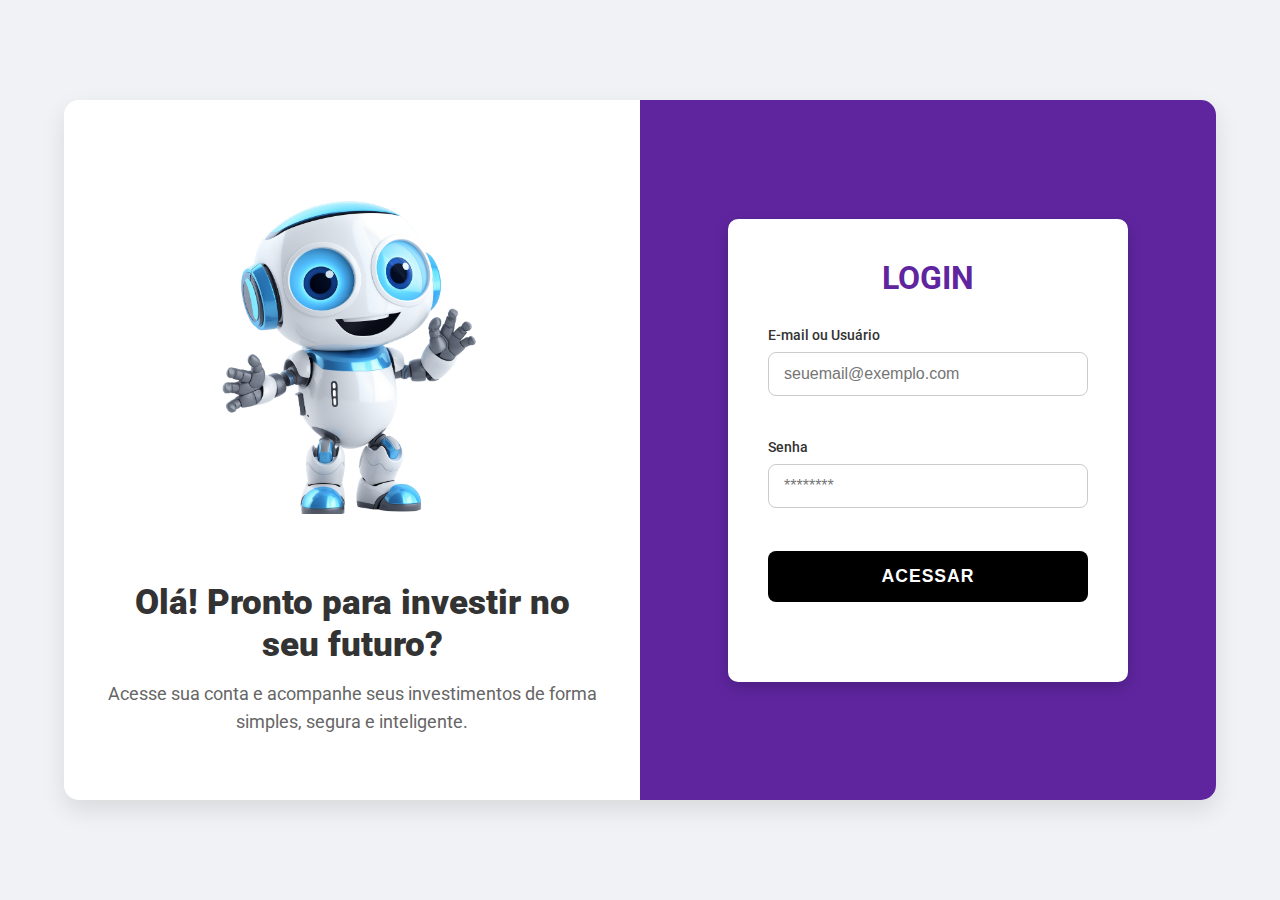
<file: public/index.html>
<!DOCTYPE html>
<html lang="pt-BR">
<head>
    <meta charset="UTF-8">
    <meta name="viewport" content="width=device-width, initial-scale=1.0">
    <title>Login - Plataforma de Investimentos</title>
    <link rel="stylesheet" href="css/style.css">
    <link rel="preconnect" href="https://fonts.googleapis.com">
    <link rel="preconnect" href="https://fonts.gstatic.com" crossorigin>
    <link href="https://fonts.googleapis.com/css2?family=Roboto:wght@300;400;500;700&display=swap" rel="stylesheet">
</head>
<body>
    <div class="container">
        <div class="left-section">
            <img src="images/mascot.png" alt="Mascote Robótico" class="mascot-image">
            <div class="welcome-message">
                <h1><strong>Olá! Pronto para investir no seu futuro?</strong></h1>
                <p>Acesse sua conta e acompanhe seus investimentos de forma simples, segura e inteligente.</p>
            </div>
        </div>

        <div class="right-section">
            <div class="login-form-container">
                <h2>LOGIN</h2>
                <form id="loginForm">
                    <div class="input-group">
                        <label for="email">E-mail ou Usuário</label>
                        <input type="text" id="email" name="email" placeholder="seuemail@exemplo.com" required>
                        <span class="error-message" id="emailError"></span>
                    </div>
                    <div class="input-group">
                        <label for="password">Senha</label>
                        <input type="password" id="password" name="password" placeholder="********" required>
                        <span class="error-message" id="passwordError"></span>
                    </div>
                    <button type="submit" id="loginButton">ACESSAR</button>
                    <div class="server-message" id="serverMessage"></div>
                </form>
            </div>
        </div>
    </div>

    <script src="js/script.js"></script>
</body>
</html>
</file>
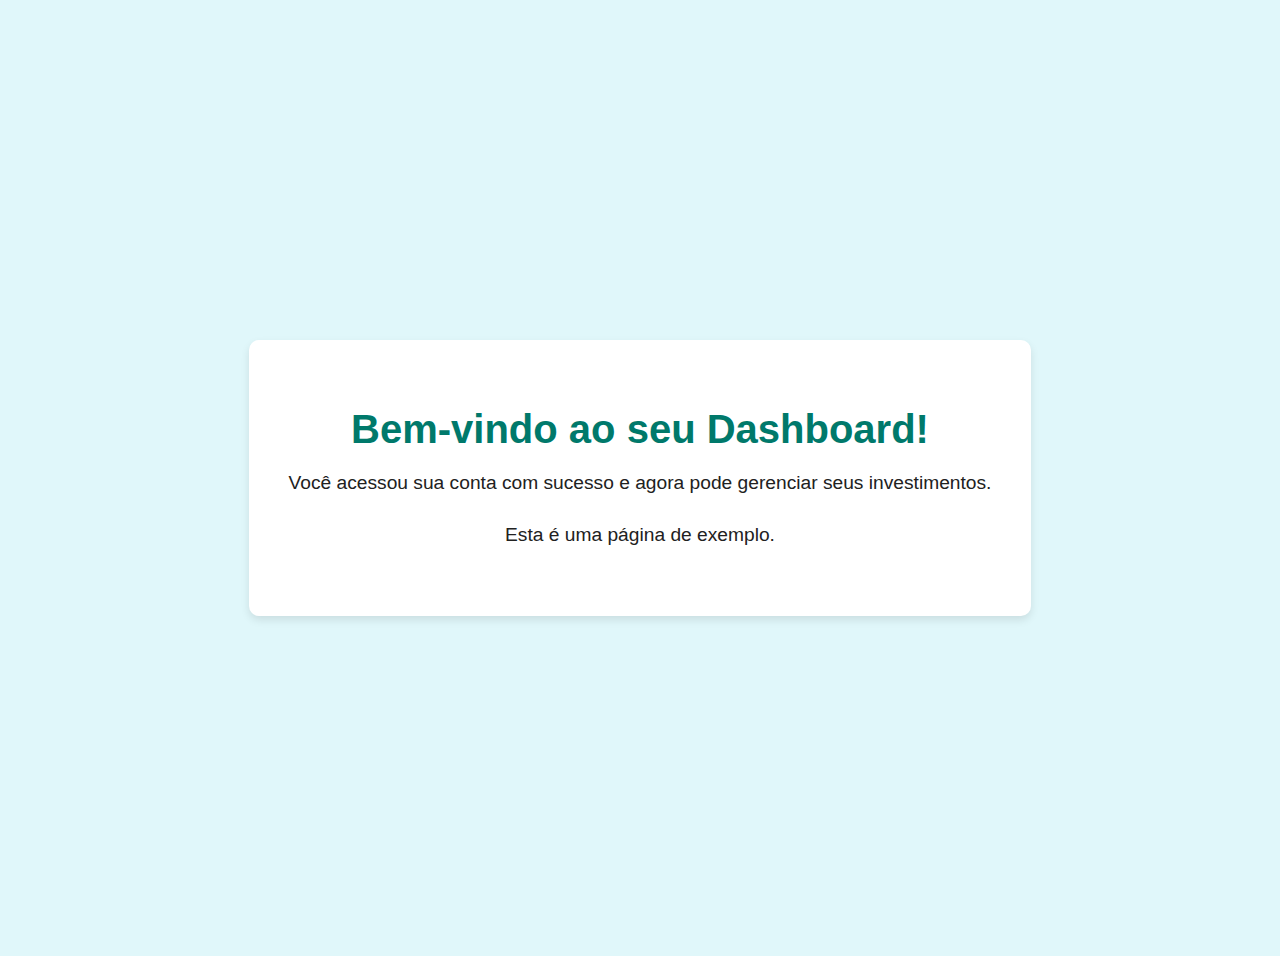
<file: public/dashboard.html>
<!DOCTYPE html>
<html lang="pt-BR">
<head>
    <meta charset="UTF-8">
    <meta name="viewport" content="width=device-width, initial-scale=1.0">
    <title>Dashboard - Plataforma de Investimentos</title>
    <style>
        body {
            font-family: 'Roboto', sans-serif;
            display: flex;
            justify-content: center;
            align-items: center;
            min-height: 100vh;
            background-color: #e0f7fa; /* Um azul claro */
            color: #212121;
            text-align: center;
            flex-direction: column;
            padding: 20px;
        }
        h1 {
            color: #00796b;
            font-size: 2.5em;
            margin-bottom: 20px;
        }
        p {
            font-size: 1.2em;
            margin-bottom: 30px;
        }
        .dashboard-content {
            background-color: #ffffff;
            padding: 40px;
            border-radius: 10px;
            box-shadow: 0 4px 8px rgba(0,0,0,0.1);
        }
    </style>
</head>
<body>
    <div class="dashboard-content">
        <h1>Bem-vindo ao seu Dashboard!</h1>
        <p>Você acessou sua conta com sucesso e agora pode gerenciar seus investimentos.</p>
        <p>Esta é uma página de exemplo.</p>
    </div>
</body>
</html>
</file>
<file: public/css/style.css>
/* public/css/style.css */

:root {
    --primary-purple: #5F259F;
    --text-white: #FFFFFF;
    --text-dark: #333333;
    --error-red: #e74c3c;
    --input-border: #ccc;
    --input-focus-border: #8e44ad;
}

* {
    margin: 0;
    padding: 0;
    box-sizing: border-box;
}

body {
    font-family: 'Roboto', sans-serif;
    display: flex;
    justify-content: center;
    align-items: center;
    min-height: 100vh;
    background-color: #f0f2f5; /* Um cinza claro para o fundo do body */
    overflow: hidden; /* Evita barras de rolagem desnecessárias */
}

.container {
    display: flex;
    width: 90%; /* Largura total do container */
    max-width: 1200px; /* Limite de largura para desktops */
    height: 80vh; /* Altura do container */
    max-height: 700px; /* Limite de altura para desktops */
    border-radius: 15px;
    box-shadow: 0 10px 25px rgba(0, 0, 0, 0.1);
    overflow: hidden; /* Garante que os cantos arredondados funcionem */
}

/* --- Lado Esquerdo --- */
.left-section {
    flex: 1; /* Ocupa 1 parte do espaço disponível */
    background-color: var(--text-white);
    display: flex;
    flex-direction: column;
    justify-content: center;
    align-items: center;
    padding: 40px;
    text-align: center;
}

.mascot-image {
    max-width: 60%;
    height: auto;
    margin-bottom: 30px;
    animation: float 3s ease-in-out infinite; /* Animação de flutuação */
}

@keyframes float {
    0% { transform: translateY(0px); }
    50% { transform: translateY(-10px); }
    100% { transform: translateY(0px); }
}

.welcome-message h1 {
    font-size: 2.2em;
    color: var(--text-dark);
    margin-bottom: 15px;
    line-height: 1.2;
}

.welcome-message p {
    font-size: 1.1em;
    color: #666;
    line-height: 1.6;
}

/* --- Lado Direito --- */
.right-section {
    flex: 1; /* Ocupa 1 parte do espaço disponível */
    background-color: var(--primary-purple);
    display: flex;
    justify-content: center;
    align-items: center;
    padding: 40px;
}

.login-form-container {
    background-color: var(--text-white);
    padding: 40px;
    border-radius: 10px;
    text-align: center;
    width: 100%;
    max-width: 400px; /* Largura máxima do formulário */
    box-shadow: 0 5px 15px rgba(0, 0, 0, 0.2);
}

.login-form-container h2 {
    font-size: 2em;
    color: var(--primary-purple);
    margin-bottom: 30px;
    font-weight: 700;
}

.input-group {
    margin-bottom: 20px;
    text-align: left;
}

.input-group label {
    display: block;
    font-size: 0.9em;
    color: var(--text-dark);
    margin-bottom: 8px;
    font-weight: 500;
}

.input-group input[type="text"],
.input-group input[type="password"] {
    width: 100%;
    padding: 12px 15px;
    border: 1px solid var(--input-border);
    border-radius: 8px;
    font-size: 1em;
    transition: border-color 0.3s ease, box-shadow 0.3s ease;
}

.input-group input[type="text"]:focus,
.input-group input[type="password"]:focus {
    border-color: var(--input-focus-border);
    box-shadow: 0 0 0 3px rgba(95, 37, 159, 0.2);
    outline: none;
}

.input-group .error-message {
    color: var(--error-red);
    font-size: 0.8em;
    margin-top: 5px;
    display: block; /* Garante que a mensagem apareça em uma nova linha */
    min-height: 18px; /* Mantém o espaço para a mensagem de erro, evitando "saltos" no layout */
}

button[type="submit"] {
    width: 100%;
    padding: 15px;
    background-color: #000000; /* Preto */
    color: var(--text-white);
    border: none;
    border-radius: 8px;
    font-size: 1.1em;
    font-weight: 700;
    cursor: pointer;
    transition: background-color 0.3s ease, transform 0.2s ease;
    letter-spacing: 1px;
}

button[type="submit"]:hover {
    background-color: #333333; /* Preto mais claro */
    transform: translateY(-2px);
}

button[type="submit"]:active {
    transform: translateY(0);
}

button[type="submit"]:disabled {
    background-color: #cccccc;
    cursor: not-allowed;
}

.server-message {
    margin-top: 20px;
    font-size: 1em;
    color: var(--error-red);
    min-height: 20px; /* Espaço para mensagem do servidor */
    font-weight: 500;
}

/* Animação de loading para o botão */
.loading-button {
    position: relative;
    color: transparent !important; /* Esconde o texto do botão */
    pointer-events: none; /* Desabilita cliques durante o loading */
}

.loading-button::after {
    content: '';
    position: absolute;
    left: 50%;
    top: 50%;
    width: 20px;
    height: 20px;
    margin-left: -10px;
    margin-top: -10px;
    border: 3px solid #fff;
    border-top-color: transparent;
    border-radius: 50%;
    animation: spin 0.8s linear infinite;
}

@keyframes spin {
    to { transform: rotate(360deg); }
}

/* --- Responsividade --- */
@media (max-width: 768px) {
    .container {
        flex-direction: column;
        height: auto;
        min-height: 100vh;
        width: 100%;
        border-radius: 0;
        box-shadow: none;
    }

    .left-section {
        padding: 30px 20px;
        height: auto;
        min-height: 250px; /* Altura mínima para o mascote em telas pequenas */
    }

    .mascot-image {
        max-width: 40%;
        margin-bottom: 20px;
    }

    .welcome-message h1 {
        font-size: 1.8em;
    }

    .welcome-message p {
        font-size: 1em;
    }

    .right-section {
        padding: 30px 20px;
        min-height: 60vh; /* Para garantir que o formulário tenha espaço */
        justify-content: flex-start; /* Alinha o formulário mais para o topo em mobile */
    }

    .login-form-container {
        padding: 30px 25px;
    }

    .login-form-container h2 {
        font-size: 1.8em;
        margin-bottom: 25px;
    }
}

@media (max-width: 480px) {
    .left-section {
        min-height: 200px;
    }
    .mascot-image {
        max-width: 50%;
    }
    .welcome-message h1 {
        font-size: 1.5em;
    }
    .welcome-message p {
        font-size: 0.9em;
    }
    .login-form-container {
        padding: 25px 20px;
    }
    .input-group input {
        padding: 10px 12px;
        font-size: 0.95em;
    }
    button[type="submit"] {
        padding: 12px;
        font-size: 1em;
    }
}
</file>
